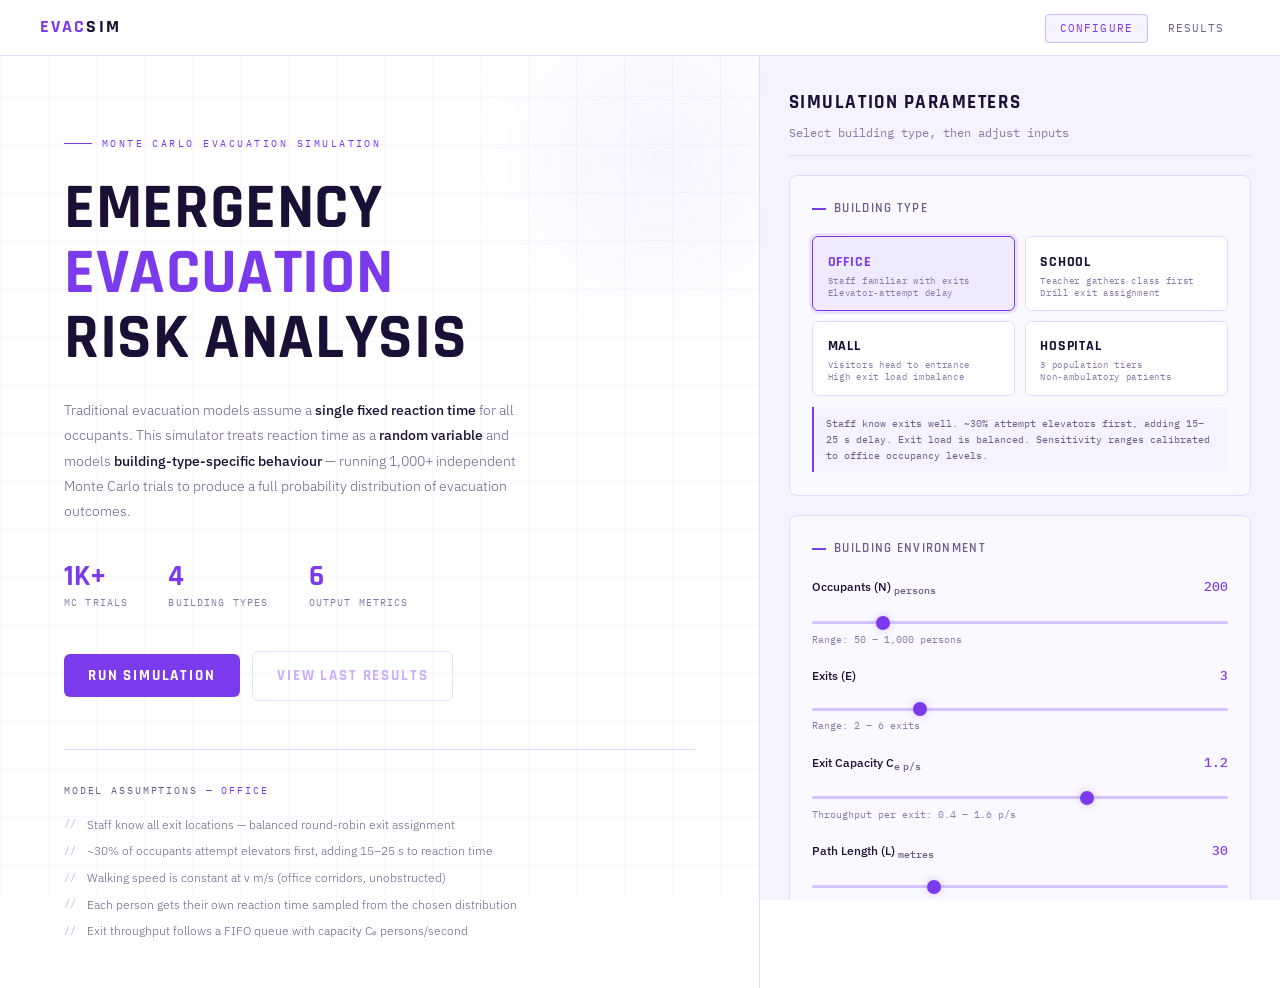
<file: index.html>
<!DOCTYPE html>
<html lang="en">
<head>
  <meta charset="UTF-8" />
  <meta name="viewport" content="width=device-width, initial-scale=1.0" />
  <title>Evacuation Simulator — Configure</title>
  <link rel="stylesheet" href="styles.css" />
  <style>
    .hero {
      min-height: calc(100vh - 56px);
      display: grid;
      grid-template-columns: 1fr 520px;
      gap: 0;
    }
    .hero-left {
      padding: 5rem 4rem 3rem 4rem;
      display: flex;
      flex-direction: column;
      justify-content: center;
      border-right: 1px solid var(--border);
      position: relative;
      overflow: hidden;
    }
    .hero-left::before {
      content: '';
      position: absolute;
      top: -100px; right: -100px;
      width: 400px; height: 400px;
      background: radial-gradient(circle, rgba(124,58,237,.06) 0%, transparent 70%);
      pointer-events: none;
    }
    .eyebrow {
      font-family: var(--mono);
      font-size: .62rem;
      letter-spacing: .25em;
      text-transform: uppercase;
      color: var(--accent);
      margin-bottom: 1.5rem;
      display: flex;
      align-items: center;
      gap: .6rem;
    }
    .eyebrow::before {
      content: '';
      display: block;
      width: 28px; height: 1px;
      background: var(--accent);
    }
    h1.hero-title {
      font-family: var(--head);
      font-weight: 700;
      font-size: clamp(2.4rem, 5vw, 4.2rem);
      line-height: 1.02;
      letter-spacing: .01em;
      text-transform: uppercase;
      color: var(--text);
      margin-bottom: 1.6rem;
    }
    h1.hero-title em {
      font-style: normal;
      color: var(--accent);
      display: block;
    }
    .hero-desc {
      font-size: .9rem;
      color: var(--muted2);
      line-height: 1.75;
      max-width: 480px;
      margin-bottom: 2.5rem;
      font-weight: 300;
    }
    .hero-desc strong { color: var(--text); font-weight: 500; }
    .stats-row {
      display: flex;
      gap: 2.5rem;
      margin-bottom: 2.5rem;
    }
    .stat-num {
      font-family: var(--head);
      font-size: 1.8rem;
      font-weight: 700;
      color: var(--accent);
      line-height: 1;
    }
    .stat-lbl {
      font-family: var(--mono);
      font-size: .6rem;
      letter-spacing: .12em;
      text-transform: uppercase;
      color: var(--muted);
      margin-top: .2rem;
    }
    .hero-actions {
      display: flex;
      gap: .8rem;
      align-items: center;
      flex-wrap: wrap;
    }
    .assumptions {
      margin-top: 3rem;
      padding-top: 2rem;
      border-top: 1px solid var(--border);
    }
    .assumptions-title {
      font-family: var(--mono);
      font-size: .65rem;
      letter-spacing: .18em;
      text-transform: uppercase;
      color: var(--muted2);
      margin-bottom: 1rem;
    }
    .assumption-list {
      display: flex;
      flex-direction: column;
      gap: .5rem;
    }
    .assumption-item {
      display: flex;
      align-items: flex-start;
      gap: .7rem;
      font-size: .78rem;
      color: var(--muted2);
      font-weight: 300;
      line-height: 1.5;
    }
    .assumption-item::before {
      content: '//';
      font-family: var(--mono);
      font-size: .65rem;
      color: var(--accent);
      opacity: .6;
      flex-shrink: 0;
      margin-top: .1rem;
    }
    .config-panel {
      background: var(--surface);
      padding: 2rem 1.8rem;
      overflow-y: auto;
      max-height: calc(100vh - 56px);
      display: flex;
      flex-direction: column;
      gap: 1.2rem;
    }
    .config-panel::-webkit-scrollbar { width: 4px; }
    .config-panel::-webkit-scrollbar-track { background: transparent; }
    .config-panel::-webkit-scrollbar-thumb { background: var(--border2); border-radius: 2px; }
    .config-header {
      padding-bottom: .8rem;
      border-bottom: 1px solid var(--border);
    }
    .config-header h2 {
      font-family: var(--head);
      font-weight: 700;
      font-size: 1.2rem;
      letter-spacing: .08em;
      text-transform: uppercase;
      color: var(--text);
    }
    .config-header p {
      font-size: .72rem;
      color: var(--muted);
      margin-top: .3rem;
      font-family: var(--mono);
    }
    .run-section {
      display: flex;
      flex-direction: column;
      gap: .8rem;
    }
    .run-btn-full { width: 100%; padding: .9rem; font-size: 1rem; }
    .progress-bar-wrap {
      height: 3px;
      background: var(--border);
      border-radius: 2px;
      overflow: hidden;
      display: none;
    }
    .progress-bar-fill {
      height: 100%;
      background: var(--accent);
      border-radius: 2px;
      width: 0%;
      transition: width .1s linear;
    }
    .floor-preview-wrap {
      border: 1px solid var(--border);
      border-radius: 6px;
      overflow: hidden;
    }
    .floor-preview-label {
      font-family: var(--mono);
      font-size: .58rem;
      letter-spacing: .15em;
      text-transform: uppercase;
      color: var(--muted);
      padding: .5rem .8rem;
      border-bottom: 1px solid var(--border);
      background: var(--card);
      display: flex;
      justify-content: space-between;
      align-items: center;
    }
    .floor-type-badge {
      font-family: var(--mono);
      font-size: .55rem;
      letter-spacing: .1em;
      text-transform: uppercase;
      color: var(--accent);
      background: rgba(124,58,237,.1);
      border: 1px solid rgba(124,58,237,.25);
      border-radius: 3px;
      padding: .1rem .4rem;
    }
    @media (max-width: 960px) {
      .hero { grid-template-columns: 1fr; min-height: auto; }
      .hero-left { padding: 3rem 2rem 2rem; border-right: none; border-bottom: 1px solid var(--border); }
      .config-panel { max-height: none; }
    }
  </style>
</head>
<body>

<nav>
  <a class="nav-logo" href="index.html">EVAC<span>SIM</span></a>
  <ul class="nav-links">
    <li><a href="index.html" class="active">Configure</a></li>
    <li><a href="results.html" id="resultsLink">Results</a></li>
  </ul>
</nav>

<div class="page">
  <div class="hero">
    <div class="hero-left">
      <div class="eyebrow">Monte Carlo Evacuation Simulation</div>

      <h1 class="hero-title">
        Emergency<br>
        <em>Evacuation</em>
        Risk Analysis
      </h1>

      <p class="hero-desc">
        Traditional evacuation models assume a <strong>single fixed reaction time</strong> for all occupants.
        This simulator treats reaction time as a <strong>random variable</strong> and models
        <strong>building-type-specific behaviour</strong> — running 1,000+ independent Monte Carlo trials
        to produce a full probability distribution of evacuation outcomes.
      </p>

      <div class="stats-row">
        <div class="stat-item">
          <div class="stat-num">1K+</div>
          <div class="stat-lbl">MC Trials</div>
        </div>
        <div class="stat-item">
          <div class="stat-num">4</div>
          <div class="stat-lbl">Building Types</div>
        </div>
        <div class="stat-item">
          <div class="stat-num">6</div>
          <div class="stat-lbl">Output Metrics</div>
        </div>
      </div>

      <div class="hero-actions">
        <button class="btn run-btn-hero" onclick="handleRun()">Run Simulation</button>
        <a href="results.html" class="btn secondary" id="viewResultsBtn">View Last Results</a>
      </div>

      <div class="assumptions">
        <div class="assumptions-title">Model Assumptions — <span id="assumptionTypeLabel" style="color:var(--accent)">Office</span></div>
        <div class="assumption-list" id="assumptionList">
        </div>
      </div>
    </div>

    <div class="config-panel">
      <div class="config-header">
        <h2>Simulation Parameters</h2>
        <p>Select building type, then adjust inputs</p>
      </div>

      <div class="card">
        <div class="card-title">Building Type</div>
        <div class="building-type-grid">
          <button class="btype-btn active" data-type="office" onclick="selectBuildingType('office')">
            <span class="btype-icon"></span>
            <span class="btype-name">Office</span>
            <span class="btype-tag">Staff familiar with exits<br>Elevator-attempt delay</span>
          </button>
          <button class="btype-btn" data-type="school" onclick="selectBuildingType('school')">
            <span class="btype-icon"></span>
            <span class="btype-name">School</span>
            <span class="btype-tag">Teacher gathers class first<br>Drill exit assignment</span>
          </button>
          <button class="btype-btn" data-type="mall" onclick="selectBuildingType('mall')">
            <span class="btype-icon"></span>
            <span class="btype-name">Mall</span>
            <span class="btype-tag">Visitors head to entrance<br>High exit load imbalance</span>
          </button>
          <button class="btype-btn" data-type="hospital" onclick="selectBuildingType('hospital')">
            <span class="btype-icon"></span>
            <span class="btype-name">Hospital</span>
            <span class="btype-tag">3 population tiers<br>Non-ambulatory patients</span>
          </button>
        </div>
        <div class="btype-desc-box" id="btypeDesc">
          Staff know exits well. ~30% attempt elevators first, adding 15–25 s delay. Exit load is balanced. Sensitivity ranges calibrated to office occupancy levels.
        </div>
      </div>

      <div class="card">
        <div class="card-title">Building Environment</div>

        <div class="param-block">
          <div class="param-header">
            <span class="param-name">Occupants (N) <sub>persons</sub></span>
            <span class="param-val" id="v-occ">200</span>
          </div>
          <input type="range" id="s-occ" min="50" max="1000" step="10" value="200" />
          <div class="param-desc" id="d-occ">Range: 50 – 1,000 persons</div>
        </div>

        <div class="param-block">
          <div class="param-header">
            <span class="param-name">Exits (E)</span>
            <span class="param-val" id="v-exits">3</span>
          </div>
          <input type="range" id="s-exits" min="2" max="6" step="1" value="3" />
          <div class="param-desc">Range: 2 – 6 exits</div>
        </div>

        <div class="param-block">
          <div class="param-header">
            <span class="param-name">Exit Capacity C<sub>e</sub> <sub>p/s</sub></span>
            <span class="param-val" id="v-cap">1.2</span>
          </div>
          <input type="range" id="s-cap" min="0.4" max="1.6" step="0.1" value="1.2" />
          <div class="param-desc" id="d-cap">Throughput per exit: 0.4 – 1.6 p/s</div>
        </div>

        <div class="param-block">
          <div class="param-header">
            <span class="param-name">Path Length (L) <sub>metres</sub></span>
            <span class="param-val" id="v-path">30</span>
          </div>
          <input type="range" id="s-path" min="10" max="80" step="5" value="30" />
          <div class="param-desc">Distance to exit: 10 – 80 m</div>
        </div>
      </div>

      <div class="card">
        <div class="card-title">Reaction Time Distribution</div>

        <div class="param-block">
          <div class="param-header">
            <span class="param-name">Mean &mu;<sub>r</sub> <sub>seconds</sub></span>
            <span class="param-val" id="v-mu">22</span>
          </div>
          <input type="range" id="s-mu" min="5" max="120" step="1" value="22" />
          <div class="param-desc" id="d-mu">Average pre-movement delay</div>
        </div>

        <div class="param-block">
          <div class="param-header">
            <span class="param-name">Std Dev &sigma;<sub>r</sub> <sub>seconds</sub></span>
            <span class="param-val" id="v-sigma">7</span>
          </div>
          <input type="range" id="s-sigma" min="2" max="50" step="1" value="7" />
          <div class="param-desc" id="d-sigma">Variability in reaction time</div>
        </div>

        <div class="param-block">
          <div class="param-header">
            <span class="param-name">Distribution Type</span>
          </div>
          <select id="s-dist">
            <option value="lognormal" selected>Log-Normal (default — positive, right-skewed)</option>
            <option value="normal">Normal (symmetric)</option>
            <option value="uniform">Uniform (equal probability)</option>
          </select>
          <div class="param-desc" style="margin-top:.4rem">Log-normal is recommended per SFPE literature</div>
        </div>
      </div>

      <div class="card">
        <div class="card-title">Simulation Settings</div>

        <div class="param-block">
          <div class="param-header">
            <span class="param-name">MC Iterations</span>
            <span class="param-val" id="v-iter">1000</span>
          </div>
          <input type="range" id="s-iter" min="500" max="5000" step="500" value="1000" />
          <div class="param-desc">Recommended: &ge; 1,000 trials for stable statistics</div>
        </div>

        <div class="param-block">
          <div class="param-header">
            <span class="param-name">Walking Speed (v) <sub>m/s</sub></span>
            <span class="param-val" id="v-speed">1.2</span>
          </div>
          <input type="range" id="s-speed" min="0.3" max="1.5" step="0.1" value="1.2" />
          <div class="param-desc" id="d-speed">Base walking speed: 0.3 – 1.5 m/s</div>
        </div>

        <div class="param-block">
          <div class="param-header">
            <span class="param-name">Safety Limit T<sub>safe</sub> <sub>seconds</sub></span>
            <span class="param-val" id="v-safe">180</span>
          </div>
          <input type="range" id="s-safe" min="120" max="600" step="30" value="180" />
          <div class="param-desc" id="d-safe">NFPA 101 threshold (hospitals use 360 s+)</div>
        </div>
      </div>

      <div class="floor-preview-wrap">
        <div class="floor-preview-label">
          <span>Floor Plan Preview</span>
          <span class="floor-type-badge" id="floorTypeBadge">OFFICE</span>
        </div>
        <canvas id="floorCanvas"></canvas>
      </div>

      <div class="run-section">
        <div class="progress-bar-wrap" id="progressWrap">
          <div class="progress-bar-fill" id="progressFill"></div>
        </div>
        <button class="btn run-btn-full" id="runBtn" onclick="handleRun()">Run Simulation</button>
        <div class="log-box" id="logBox">Awaiting simulation run...</div>
      </div>

    </div>
  </div>
</div>

<script src="simulation.js"></script>
<script>

  var ASSUMPTIONS = {
    office: [
      'Staff know all exit locations — balanced round-robin exit assignment',
      '~30% of occupants attempt elevators first, adding 15–25 s to reaction time',
      'Walking speed is constant at v m/s (office corridors, unobstructed)',
      'Each person gets their own reaction time sampled from the chosen distribution',
      'Exit throughput follows a FIFO queue with capacity C\u2091 persons/second'
    ],
    school: [
      'Teachers react first and must gather their class (~25 students) before moving',
      'Gathering adds 10–30 s on top of the teacher\'s reaction time',
      'Each classroom is assigned a designated drill exit — not the nearest exit',
      'Students walk in groups behind their teacher at reduced speed (0.8 m/s)',
      'Exit load is unbalanced: all students from one class use one door',
      'Exit throughput follows a FIFO queue — grouped arrivals create longer queues'
    ],
    mall: [
      '~75% of visitors head to the main entrance (exit 1) — not the nearest exit',
      'High exit load imbalance: emergency exits are largely unused',
      '~45% of shoppers delay 5–20 s to grab belongings before evacuating',
      'Crowd density slows effective walking speed by 10–15%',
      'High sigma reflects wide variability: some visitors know the mall, most do not',
      'Exit throughput follows a FIFO queue — main entrance becomes a severe bottleneck'
    ],
    hospital: [
      '3 population tiers: staff (30%), ambulatory patients (45%), non-ambulatory (25%)',
      'Staff react fast (mu ~15 s) and know all exits',
      'Ambulatory patients react slowly (mu ~45 s) and walk at 50–90% of base speed',
      'Non-ambulatory patients require staff assistance — effective reaction time ~90 s',
      'Non-ambulatory patients move at 0.3–0.5 m/s (wheelchair / stretcher speed)',
      'Exit capacity reduced by 25% due to wheelchairs and stretchers narrowing flow',
      'Defend-in-place protocol: T_safe is set higher (360 s+) per hospital guidelines'
    ]
  };

  var BTYPE_DESCS = {
    office:   'Staff know exits well. ~30% attempt elevators first, adding 15–25 s delay. Exit load is balanced. Sensitivity ranges calibrated to office occupancy levels.',
    school:   'Teachers gather classes before moving. Groups assigned to drill exits — not nearest exits. Slower walking speed for children. Sensitivity ranges reflect school-sized populations.',
    mall:     '75% of visitors head to the main entrance regardless of proximity. High exit imbalance. Visitors may stop for belongings. Sensitivity ranges cover large occupancies.',
    hospital: 'Three population tiers: fast-reacting staff, slow ambulatory patients, and non-ambulatory patients requiring assisted evacuation. Reduced exit capacity. Extended T_safe.'
  };

  var currentType = 'office';

  function selectBuildingType(type) {
    currentType = type;
    var btns = document.querySelectorAll('.btype-btn');
    for (var i = 0; i < btns.length; i++) {
      btns[i].classList.toggle('active', btns[i].dataset.type === type);
    }
    document.getElementById('btypeDesc').textContent = BTYPE_DESCS[type];
    var p = BUILDING_PRESETS[type];
    setSlider('s-occ',   p.N);
    setSlider('s-exits', p.E);
    setSlider('s-cap',   p.cap);
    setSlider('s-path',  p.L);
    setSlider('s-mu',    p.mu);
    setSlider('s-sigma', p.sigma);
    setSlider('s-speed', p.v);
    setSlider('s-safe',  p.Tsafe);
    document.getElementById('s-dist').value = p.dist;
    updateAssumptions(type);
    document.getElementById('floorTypeBadge').textContent = p.label.toUpperCase();
    document.getElementById('assumptionTypeLabel').textContent = p.label;
    drawFloor();
  }

  function setSlider(id, val) {
    var sl = document.getElementById(id);
    var vl = document.getElementById('v-' + id.replace('s-', ''));
    if (!sl) return;
    sl.value = val;
    if (vl) vl.textContent = val;
  }

  function updateAssumptions(type) {
    var list = document.getElementById('assumptionList');
    var items = ASSUMPTIONS[type] || ASSUMPTIONS.office;
    var html = '';
    for (var i = 0; i < items.length; i++) {
      html += '<div class="assumption-item">' + items[i] + '</div>';
    }
    list.innerHTML = html;
  }

  var sliderMap = [
    { sl: 's-occ',   vl: 'v-occ'   },
    { sl: 's-exits', vl: 'v-exits' },
    { sl: 's-cap',   vl: 'v-cap'   },
    { sl: 's-path',  vl: 'v-path'  },
    { sl: 's-mu',    vl: 'v-mu'    },
    { sl: 's-sigma', vl: 'v-sigma' },
    { sl: 's-iter',  vl: 'v-iter'  },
    { sl: 's-speed', vl: 'v-speed' },
    { sl: 's-safe',  vl: 'v-safe'  }
  ];

  sliderMap.forEach(function(m) {
    var sl = document.getElementById(m.sl);
    var vl = document.getElementById(m.vl);
    if (sl && vl) {
      sl.addEventListener('input', function() {
        vl.textContent = sl.value;
        drawFloor();
      });
    }
  });

  function drawFloor() {
    var canvas = document.getElementById('floorCanvas');
    if (!canvas) return;
    var ctx = canvas.getContext('2d');
    canvas.width  = canvas.offsetWidth || 460;
    canvas.height = 200;
    var W = canvas.width, H = canvas.height;
    var type = currentType;

    ctx.clearRect(0, 0, W, H);

    var bgColors    = { office: '#f5f3ff', school: '#f0f9ff', mall: '#fff7ed', hospital: '#f0fdf4' };
    var accentColors = { office: 'rgba(124,58,237,', school: 'rgba(14,165,233,', mall: 'rgba(249,115,22,', hospital: 'rgba(16,185,129,' };
    var hexAccent   = { office: '#a855f7', school: '#0ea5e9', mall: '#f97316', hospital: '#10b981' };

    ctx.fillStyle = bgColors[type] || '#f5f3ff';
    ctx.fillRect(0, 0, W, H);

    var ac = accentColors[type] || 'rgba(124,58,237,';
    ctx.strokeStyle = ac + '0.08)';
    ctx.lineWidth = 1;
    for (var x = 0; x < W; x += 20) { ctx.beginPath(); ctx.moveTo(x,0); ctx.lineTo(x,H); ctx.stroke(); }
    for (var y = 0; y < H; y += 20) { ctx.beginPath(); ctx.moveTo(0,y); ctx.lineTo(W,y); ctx.stroke(); }

    var N   = parseInt(document.getElementById('s-occ').value);
    var E   = parseInt(document.getElementById('s-exits').value);
    var pad = 18;
    var ha  = hexAccent[type] || '#a855f7';

    ctx.strokeStyle = ac + '0.6)';
    ctx.lineWidth = 1.5;
    ctx.strokeRect(pad, pad, W - pad*2, H - pad*2);

    if (type === 'school') {
      ctx.strokeStyle = ac + '0.15)';
      ctx.lineWidth = 1;
      var roomW = (W - pad*2) / 4;
      for (var r = 1; r < 4; r++) {
        ctx.beginPath();
        ctx.moveTo(pad + r * roomW, pad);
        ctx.lineTo(pad + r * roomW, H - pad);
        ctx.stroke();
      }
      ctx.fillStyle = ac + '0.4)';
      ctx.font = '7px IBM Plex Mono, monospace';
      ctx.textAlign = 'center';
      for (var rc = 0; rc < 4; rc++) {
        ctx.fillText('CL' + (rc+1), pad + rc * roomW + roomW/2, H/2 + 3);
      }
    } else if (type === 'mall') {
      ctx.strokeStyle = ac + '0.12)';
      ctx.lineWidth = 1;
      ctx.strokeRect(pad+8, pad+8, (W-pad*2)*0.4, (H-pad*2)*0.45);
      ctx.strokeRect(pad+8, H/2+2, (W-pad*2)*0.4, (H-pad*2)*0.4);
      ctx.strokeRect(W/2+4, pad+8, (W-pad*2)*0.38, (H-pad*2)*0.85);
      ctx.fillStyle = ac + '0.08)';
      ctx.fillRect(pad+8, pad+8, (W-pad*2)*0.4, (H-pad*2)*0.45);
      ctx.fillRect(pad+8, H/2+2, (W-pad*2)*0.4, (H-pad*2)*0.4);
      ctx.fillRect(W/2+4, pad+8, (W-pad*2)*0.38, (H-pad*2)*0.85);
    } else if (type === 'hospital') {
      ctx.strokeStyle = ac + '0.15)';
      ctx.lineWidth = 1;
      ctx.beginPath(); ctx.moveTo(W/2, pad); ctx.lineTo(W/2, H-pad); ctx.stroke();
      ctx.beginPath(); ctx.moveTo(pad, H/2); ctx.lineTo(W-pad, H/2); ctx.stroke();
      ctx.fillStyle = ac + '0.06)';
      ctx.fillRect(pad+1, pad+1, W/2-pad-1, H/2-pad-1);
      ctx.fillStyle = ac + '0.10)';
      ctx.fillRect(W/2+1, H/2+1, W/2-pad-1, H/2-pad-1);
    }

    var exitDefs = [
      { x: W*0.35, y: pad,    side: 'top'    },
      { x: W*0.65, y: H-pad,  side: 'bottom' },
      { x: pad,    y: H*0.5,  side: 'left'   },
      { x: W-pad,  y: H*0.5,  side: 'right'  },
      { x: W*0.65, y: pad,    side: 'top'    },
      { x: W*0.35, y: H-pad,  side: 'bottom' }
    ];

    for (var e = 0; e < E; e++) {
      var ex   = exitDefs[e % exitDefs.length].x;
      var ey   = exitDefs[e % exitDefs.length].y;
      var side = exitDefs[e % exitDefs.length].side;
      var gw   = 22;

      ctx.fillStyle = bgColors[type] || '#f5f3ff';
      if (side === 'top' || side === 'bottom') {
        ctx.fillRect(ex - gw/2, ey - 2, gw, 5);
      } else {
        ctx.fillRect(ex - 2, ey - gw/2, 5, gw);
      }

      ctx.fillStyle  = ha;
      ctx.strokeStyle = ha;
      ctx.lineWidth  = 2;
      if (side === 'top' || side === 'bottom') {
        ctx.fillRect(ex - gw/2, ey - 1, 3, 3);
        ctx.fillRect(ex + gw/2 - 3, ey - 1, 3, 3);
      } else {
        ctx.fillRect(ex - 1, ey - gw/2, 3, 3);
        ctx.fillRect(ex - 1, ey + gw/2 - 3, 3, 3);
      }

      if (type === 'mall' && e === 0) {
        ctx.fillStyle = '#f97316';
        ctx.font = 'bold 8px IBM Plex Mono, monospace';
      } else {
        ctx.fillStyle = ha;
        ctx.font = '500 8px IBM Plex Mono, monospace';
      }
      ctx.textAlign = 'center';
      var lx = side === 'left' ? ex-14 : side === 'right' ? ex+14 : ex;
      var ly = side === 'top'  ? ey-7  : side === 'bottom' ? ey+13 : ey+4;
      ctx.fillText(e === 0 && type === 'mall' ? 'MAIN' : 'E'+(e+1), lx, ly);
    }

    var maxDots = Math.min(N, 100);
    ctx.fillStyle = ac + '0.35)';
    for (var i = 0; i < maxDots; i++) {
      var dx = pad + 8 + Math.random() * (W - pad*2 - 16);
      var dy = pad + 8 + Math.random() * (H - pad*2 - 16);
      ctx.beginPath();
      ctx.arc(dx, dy, 1.8, 0, Math.PI * 2);
      ctx.fill();
    }

    if (N > maxDots) {
      ctx.fillStyle = ac + '0.8)';
      ctx.font = '8px IBM Plex Mono, monospace';
      ctx.textAlign = 'right';
      ctx.fillText('+' + (N - maxDots) + ' more', W - pad - 4, H - pad - 5);
    }

    ctx.fillStyle = ac + '0.7)';
    ctx.font = '8px IBM Plex Mono, monospace';
    ctx.textAlign = 'left';
    ctx.fillText('N=' + N + '  E=' + E, pad + 4, pad + 12);
  }

  function getParams() {
    return {
      buildingType: currentType,
      N:     parseInt(document.getElementById('s-occ').value),
      E:     parseInt(document.getElementById('s-exits').value),
      cap:   parseFloat(document.getElementById('s-cap').value),
      L:     parseFloat(document.getElementById('s-path').value),
      mu:    parseFloat(document.getElementById('s-mu').value),
      sigma: parseFloat(document.getElementById('s-sigma').value),
      dist:  document.getElementById('s-dist').value,
      v:     parseFloat(document.getElementById('s-speed').value),
      Tsafe: parseFloat(document.getElementById('s-safe').value)
    };
  }

  function log(msg, type) {
    var box = document.getElementById('logBox');
    var cls = type || '';
    box.innerHTML += '<br><span class="' + cls + '">&rsaquo; ' + msg + '</span>';
    box.scrollTop = box.scrollHeight;
  }

  function clearLog() { document.getElementById('logBox').innerHTML = ''; }

  function handleRun() {
    var btn = document.getElementById('runBtn');
    btn.disabled = true;
    btn.textContent = 'Running...';
    clearLog();

    var pw = document.getElementById('progressWrap');
    var pf = document.getElementById('progressFill');
    pw.style.display = 'block';
    pf.style.width = '0%';

    var params = getParams();
    var iter   = parseInt(document.getElementById('s-iter').value);
    var preset = BUILDING_PRESETS[params.buildingType];

    log('Building type: ' + preset.label.toUpperCase(), 'ok');
    log('N=' + params.N + ', E=' + params.E + ', Ce=' + params.cap + ' p/s, L=' + params.L + 'm');
    log('Reaction time: mu=' + params.mu + 's, sigma=' + params.sigma + 's, dist=' + params.dist);
    log('Running ' + iter + ' Monte Carlo trials...', 'warn');

    setTimeout(function() {
      pf.style.width = '30%';

      setTimeout(function() {
        var mc = monteCarlo(params, iter);
        pf.style.width = '65%';

        log('Simulation complete.', 'ok');
        log('E[T]=' + mc.mean.toFixed(1) + 's  T95=' + mc.p95.toFixed(1) + 's  sigma=' + mc.std.toFixed(1) + 's', 'ok');

        var exceedPct  = (mc.exceed * 100).toFixed(1);
        var exceedType = mc.exceed > 0.15 ? 'err' : mc.exceed > 0.05 ? 'warn' : 'ok';
        log('P(T > ' + params.Tsafe + 's) = ' + exceedPct + '%', exceedType);

        setTimeout(function() {
          log('Running sensitivity analysis...', 'warn');

          setTimeout(function() {
            var sens = sensitivityAnalysis(params, iter);
            pf.style.width = '100%';
            log('Sensitivity analysis complete.', 'ok');
            log('All data saved. Redirecting to results...', 'ok');

            var sampleStep = Math.max(1, Math.floor(mc.results.length / 200));
            var sampledResults = [];
            for (var si = 0; si < mc.results.length; si += sampleStep) {
              sampledResults.push(mc.results[si]);
            }

            saveParams(params, {
              mean:    mc.mean,
              std:     mc.std,
              p95:     mc.p95,
              exceed:  mc.exceed,
              avgQ:    mc.avgQ,
              results: sampledResults,
              sens:    sens,
              iter:    iter
            });

            btn.disabled = false;
            btn.textContent = 'Run Simulation';

            setTimeout(function() {
              window.location.href = 'results.html';
            }, 700);
          }, 60);
        }, 60);
      }, 60);
    }, 40);
  }

  window.addEventListener('load', function() {
    selectBuildingType('office');
    window.addEventListener('resize', drawFloor);

    var res = loadResults();
    if (!res) {
      var vb = document.getElementById('viewResultsBtn');
      if (vb) { vb.style.opacity = '.4'; vb.style.pointerEvents = 'none'; }
    }
  });
</script>
</body>
</html>
</file>
<file: styles.css>
@import url('https://fonts.googleapis.com/css2?family=Rajdhani:wght@300;400;500;600;700&family=IBM+Plex+Mono:wght@300;400;500&family=IBM+Plex+Sans:wght@300;400;500;600&display=swap');

:root {
  --bg:      #ffffff;
  --surface: #f5f3ff;
  --card:    #faf9ff;
  --border:  #e4d9ff;
  --border2: #d4c4ff;
  --accent:  #7c3aed;
  --accent2: #6d28d9;
  --danger:  #e11d48;
  --safe:    #7c3aed;
  --warn:    #d97706;
  --text:    #1a1035;
  --muted:   #8b7aab;
  --muted2:  #6b5c8a;
  --head:    'Rajdhani', sans-serif;
  --mono:    'IBM Plex Mono', monospace;
  --body:    'IBM Plex Sans', sans-serif;
}

*, *::before, *::after {
  box-sizing: border-box;
  margin: 0;
  padding: 0;
}

html { scroll-behavior: smooth; }

body {
  background: var(--bg);
  color: var(--text);
  font-family: var(--body);
  min-height: 100vh;
  line-height: 1.6;
  -webkit-font-smoothing: antialiased;
}

body::before {
  content: '';
  position: fixed;
  inset: 0;
  background-image:
    linear-gradient(rgba(124,58,237,.04) 1px, transparent 1px),
    linear-gradient(90deg, rgba(124,58,237,.04) 1px, transparent 1px);
  background-size: 48px 48px;
  pointer-events: none;
  z-index: 0;
}

nav {
  position: fixed;
  top: 0; left: 0; right: 0;
  z-index: 100;
  display: flex;
  align-items: center;
  justify-content: space-between;
  padding: 0 2.5rem;
  height: 56px;
  background: rgba(255,255,255,.92);
  backdrop-filter: blur(12px);
  border-bottom: 1px solid var(--border);
}

.nav-logo {
  font-family: var(--head);
  font-weight: 700;
  font-size: 1.1rem;
  letter-spacing: .12em;
  text-transform: uppercase;
  color: var(--accent);
  text-decoration: none;
}
.nav-logo span { color: var(--text); }

.nav-links {
  display: flex;
  gap: .25rem;
  list-style: none;
}
.nav-links a {
  font-family: var(--mono);
  font-size: .7rem;
  letter-spacing: .1em;
  text-transform: uppercase;
  color: var(--muted2);
  text-decoration: none;
  padding: .4rem .9rem;
  border-radius: 4px;
  border: 1px solid transparent;
  transition: all .2s;
}
.nav-links a:hover,
.nav-links a.active {
  color: var(--accent);
  border-color: rgba(124,58,237,.3);
  background: rgba(124,58,237,.06);
}

.page {
  position: relative;
  z-index: 1;
  padding-top: 56px;
}

.label {
  font-family: var(--mono);
  font-size: .6rem;
  letter-spacing: .22em;
  text-transform: uppercase;
  color: var(--accent);
  margin-bottom: .5rem;
}

.card {
  background: var(--card);
  border: 1px solid var(--border);
  border-radius: 8px;
  padding: 1.4rem;
}

.card-title {
  font-family: var(--head);
  font-weight: 600;
  font-size: .8rem;
  letter-spacing: .1em;
  text-transform: uppercase;
  color: var(--muted2);
  margin-bottom: 1.1rem;
  display: flex;
  align-items: center;
  gap: .5rem;
}
.card-title::before {
  content: '';
  display: block;
  width: 14px;
  height: 2px;
  background: var(--accent);
  flex-shrink: 0;
}

.param-block { margin-bottom: 1.1rem; }
.param-block:last-child { margin-bottom: 0; }

.param-header {
  display: flex;
  justify-content: space-between;
  align-items: baseline;
  margin-bottom: .4rem;
}
.param-name {
  font-size: .78rem;
  color: var(--text);
  font-weight: 500;
}
.param-name sub {
  font-size: .62rem;
  color: var(--muted2);
  font-family: var(--mono);
}
.param-desc {
  font-size: .62rem;
  color: var(--muted);
  font-family: var(--mono);
}
.param-val {
  font-family: var(--mono);
  font-size: .82rem;
  color: var(--accent);
  font-weight: 500;
}

input[type="range"] {
  -webkit-appearance: none;
  width: 100%;
  height: 3px;
  background: var(--border2);
  border-radius: 2px;
  outline: none;
  cursor: pointer;
}
input[type="range"]::-webkit-slider-thumb {
  -webkit-appearance: none;
  width: 14px;
  height: 14px;
  border-radius: 50%;
  background: var(--accent);
  cursor: pointer;
  transition: transform .15s;
  box-shadow: 0 0 8px rgba(124,58,237,.3);
}
input[type="range"]::-webkit-slider-thumb:hover { transform: scale(1.3); }

select {
  width: 100%;
  background: var(--surface);
  border: 1px solid var(--border2);
  color: var(--text);
  padding: .45rem .7rem;
  font-family: var(--mono);
  font-size: .72rem;
  border-radius: 4px;
  cursor: pointer;
  outline: none;
  margin-top: .4rem;
  transition: border-color .2s;
}
select:focus { border-color: var(--accent); }

.building-type-grid {
  display: grid;
  grid-template-columns: 1fr 1fr;
  gap: .6rem;
}

.btype-btn {
  display: flex;
  flex-direction: column;
  align-items: flex-start;
  gap: .25rem;
  padding: .7rem .9rem;
  background: var(--bg);
  border: 1.5px solid var(--border);
  border-radius: 6px;
  cursor: pointer;
  transition: all .18s;
  text-align: left;
  width: 100%;
}
.btype-btn:hover {
  border-color: var(--accent);
  background: rgba(124,58,237,.04);
}
.btype-btn.active {
  border-color: var(--accent);
  background: rgba(124,58,237,.08);
  box-shadow: 0 0 0 3px rgba(124,58,237,.12);
}
.btype-icon {
  font-size: 1.3rem;
  line-height: 1;
}
.btype-name {
  font-family: var(--head);
  font-weight: 700;
  font-size: .85rem;
  letter-spacing: .06em;
  text-transform: uppercase;
  color: var(--text);
}
.btype-btn.active .btype-name { color: var(--accent); }
.btype-tag {
  font-family: var(--mono);
  font-size: .55rem;
  letter-spacing: .08em;
  color: var(--muted);
  line-height: 1.4;
}

.btype-desc-box {
  margin-top: .7rem;
  padding: .55rem .75rem;
  background: var(--surface);
  border-left: 2px solid var(--accent);
  border-radius: 0 4px 4px 0;
  font-family: var(--mono);
  font-size: .62rem;
  color: var(--muted2);
  line-height: 1.6;
}

.btn {
  display: inline-flex;
  align-items: center;
  justify-content: center;
  gap: .5rem;
  padding: .75rem 1.5rem;
  background: var(--accent);
  color: #fff;
  border: none;
  font-family: var(--head);
  font-weight: 700;
  font-size: .95rem;
  letter-spacing: .12em;
  text-transform: uppercase;
  cursor: pointer;
  border-radius: 6px;
  text-decoration: none;
  transition: background .15s, transform .1s, box-shadow .15s;
}
.btn:hover {
  background: var(--accent2);
  box-shadow: 0 0 24px rgba(124,58,237,.2);
}
.btn:active { transform: scale(.97); }
.btn.secondary {
  background: transparent;
  color: var(--accent);
  border: 1px solid rgba(124,58,237,.4);
}
.btn.secondary:hover { background: rgba(124,58,237,.06); }
.btn.disabled {
  background: var(--muted);
  color: #fff;
  cursor: not-allowed;
  pointer-events: none;
}

.metric-card {
  background: var(--card);
  border: 1px solid var(--border);
  border-radius: 8px;
  padding: 1.1rem 1.3rem;
  position: relative;
  overflow: hidden;
}
.metric-card::after {
  content: '';
  position: absolute;
  bottom: 0; left: 0; right: 0;
  height: 2px;
  background: var(--accent);
  opacity: .4;
}
.metric-card.danger::after { background: var(--danger); opacity: .6; }
.metric-card.warn::after   { background: var(--warn);   opacity: .6; }
.metric-card.safe::after   { background: var(--safe);   opacity: .6; }

.metric-label {
  font-family: var(--mono);
  font-size: .58rem;
  letter-spacing: .15em;
  text-transform: uppercase;
  color: var(--muted2);
  margin-bottom: .35rem;
}
.metric-value {
  font-family: var(--head);
  font-size: 2rem;
  font-weight: 700;
  line-height: 1;
  color: var(--text);
}
.metric-unit {
  font-family: var(--mono);
  font-size: .6rem;
  color: var(--muted);
  margin-top: .25rem;
}

.badge {
  display: inline-block;
  padding: .18rem .55rem;
  border-radius: 3px;
  font-family: var(--mono);
  font-size: .65rem;
  letter-spacing: .08em;
  text-transform: uppercase;
  font-weight: 500;
}
.badge-safe   { background: rgba(124,58,237,.1);  color: var(--accent); border: 1px solid rgba(124,58,237,.3); }
.badge-warn   { background: rgba(217,119,6,.1);   color: var(--warn);   border: 1px solid rgba(217,119,6,.3);  }
.badge-danger { background: rgba(225,29,72,.1);   color: var(--danger); border: 1px solid rgba(225,29,72,.3);  }

.log-box {
  background: var(--surface);
  border: 1px solid var(--border);
  border-radius: 6px;
  padding: .8rem 1rem;
  font-family: var(--mono);
  font-size: .65rem;
  color: var(--muted2);
  line-height: 2;
  max-height: 100px;
  overflow-y: auto;
}
.log-box .ok   { color: var(--accent); }
.log-box .warn { color: var(--warn);   }
.log-box .err  { color: var(--danger); }

.chart-card {
  background: var(--card);
  border: 1px solid var(--border);
  border-radius: 8px;
  padding: 1.4rem;
}
.chart-card canvas { max-height: 220px; }

.data-table {
  width: 100%;
  border-collapse: collapse;
  font-size: .75rem;
}
.data-table th {
  font-family: var(--mono);
  font-size: .58rem;
  letter-spacing: .14em;
  text-transform: uppercase;
  color: var(--muted2);
  text-align: left;
  padding: .55rem .9rem;
  border-bottom: 1px solid var(--border);
}
.data-table td {
  padding: .55rem .9rem;
  border-bottom: 1px solid var(--border);
  font-family: var(--mono);
  color: var(--text);
}
.data-table tr:hover td { background: rgba(124,58,237,.03); }

.bar-wrap { display: flex; align-items: center; gap: .6rem; }
.mini-bar {
  height: 5px;
  border-radius: 3px;
  background: var(--accent);
  min-width: 4px;
  transition: width .5s ease;
}

#floorCanvas {
  width: 100%;
  height: 220px;
  border-radius: 4px;
  display: block;
}

.placeholder {
  display: flex;
  flex-direction: column;
  align-items: center;
  justify-content: center;
  height: 180px;
  gap: .7rem;
  color: var(--muted);
  font-family: var(--mono);
  font-size: .7rem;
  opacity: .5;
}

@keyframes fadeUp {
  from { opacity: 0; transform: translateY(12px); }
  to   { opacity: 1; transform: translateY(0); }
}
.fade-up { animation: fadeUp .4s ease both; }

@keyframes pulse-dot {
  0%, 100% { opacity: 1; }
  50%       { opacity: .3; }
}
.pulse { animation: pulse-dot 1.2s ease infinite; }

@media (max-width: 768px) {
  nav { padding: 0 1.2rem; }
  .nav-logo { font-size: .9rem; }
}
</file>
